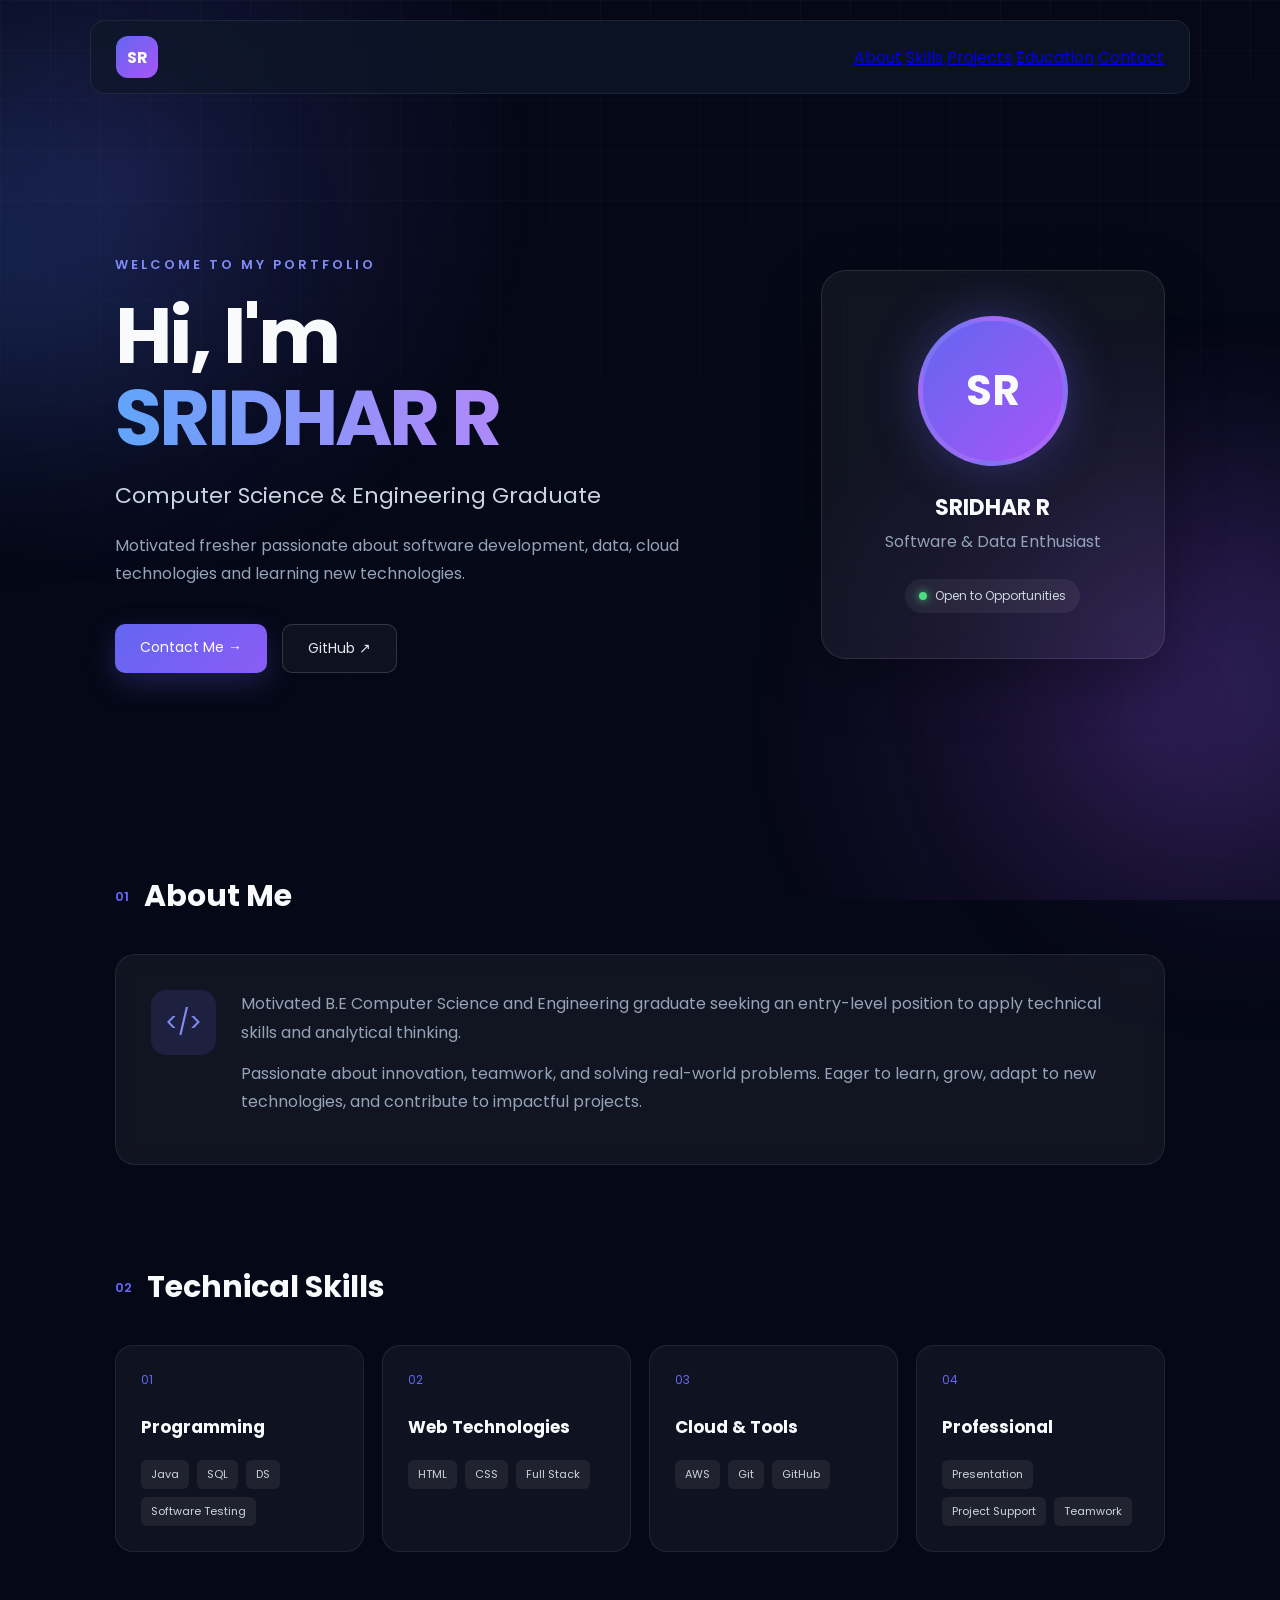
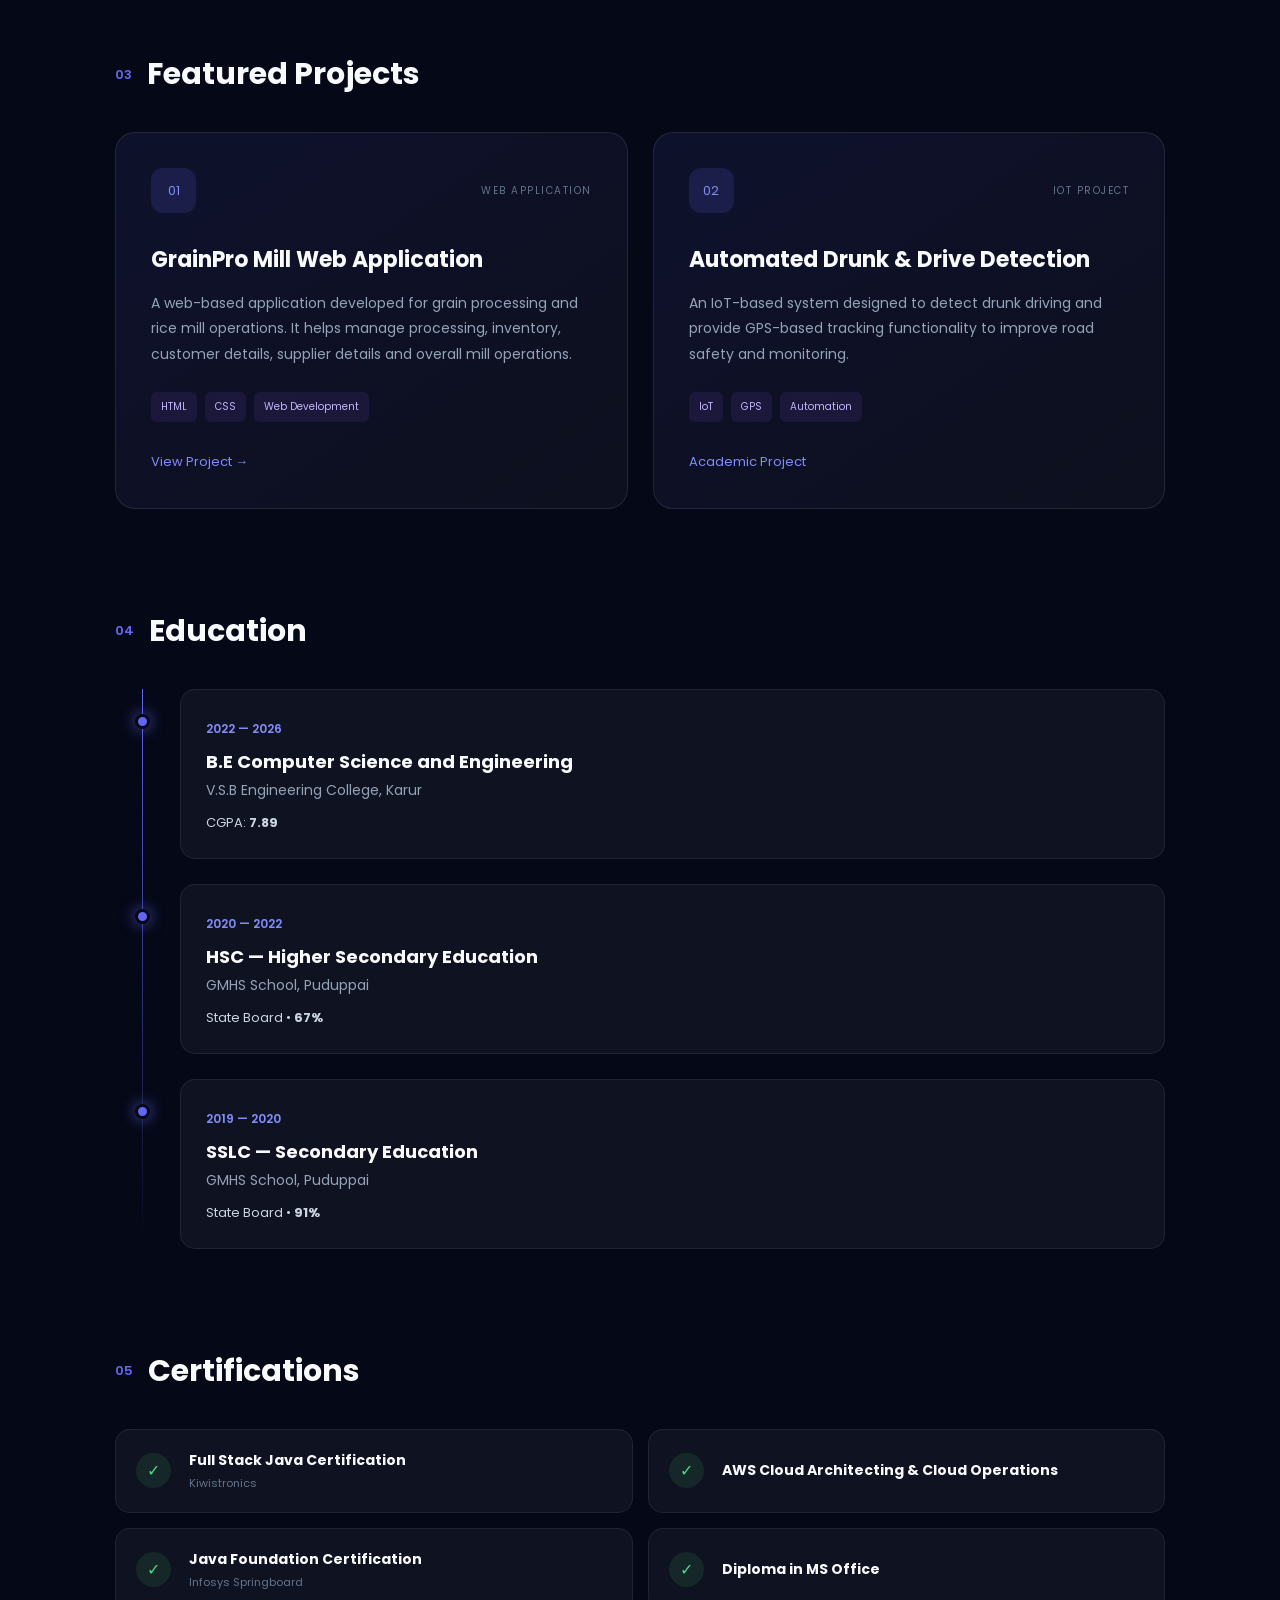
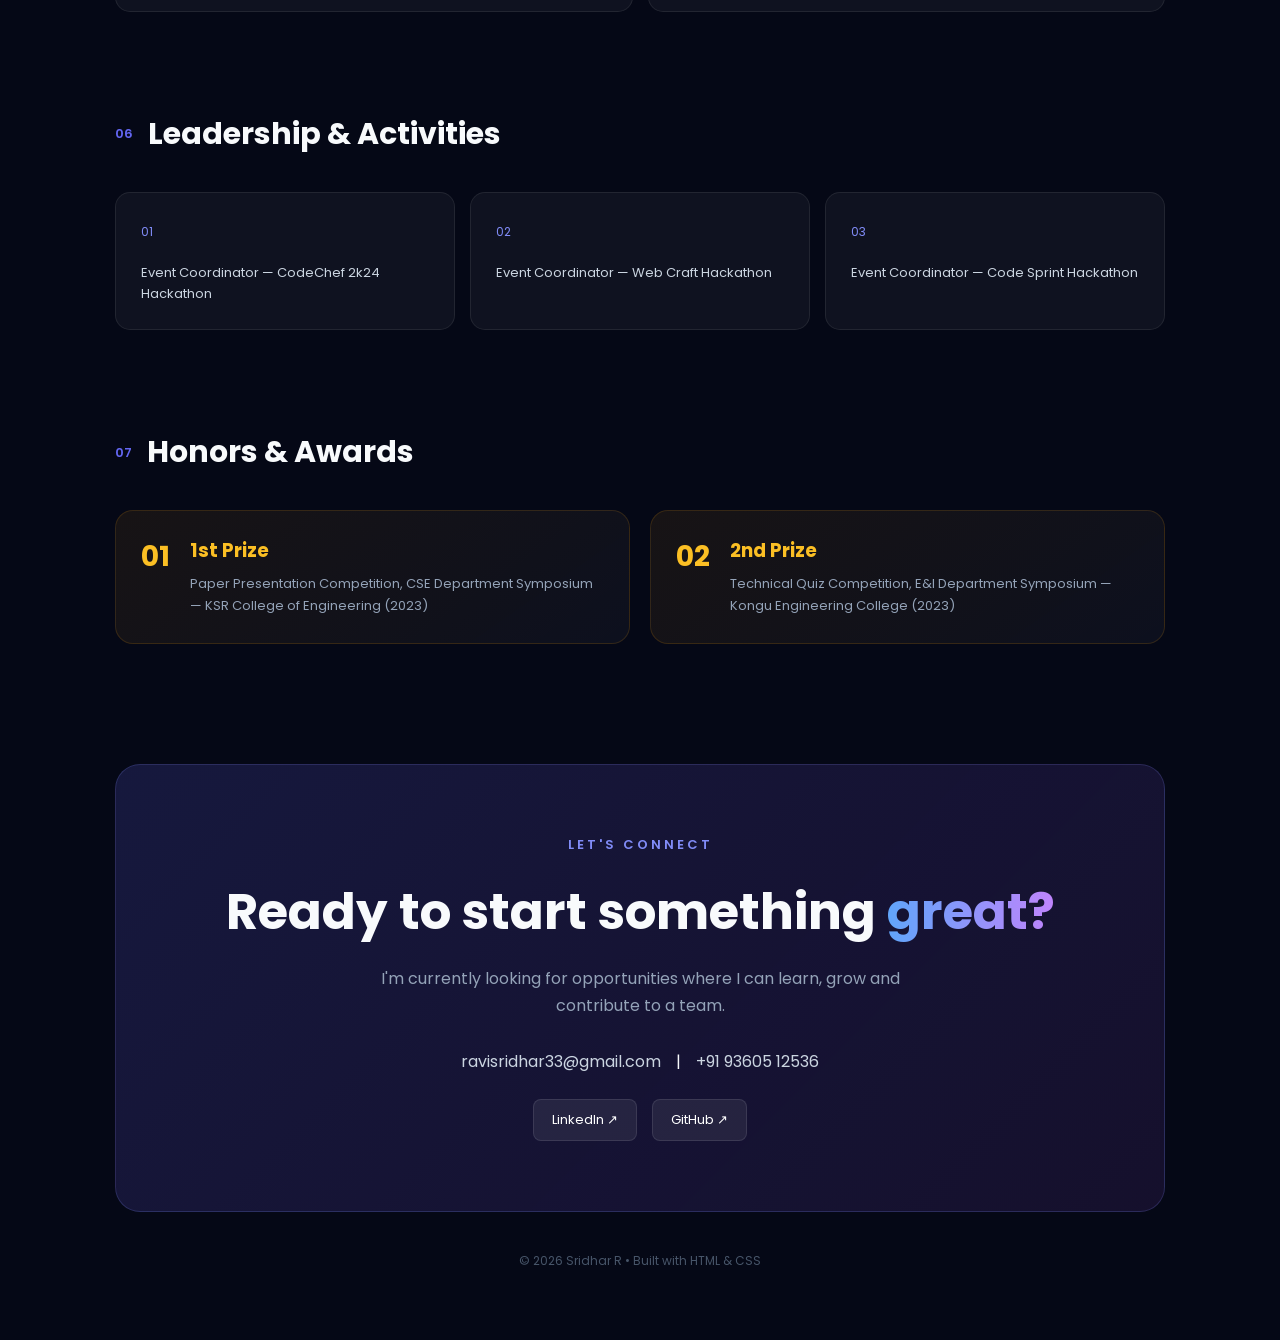
<file: index.html>
<!DOCTYPE html>
<html lang="en">
<head>
    <meta charset="UTF-8">
    <meta name="viewport" content="width=device-width, initial-scale=1.0">
    <title>Sridhar R | Software Developer Portfolio</title>
    <link rel="stylesheet" href="style.css">
    <link rel="preconnect" href="https://fonts.googleapis.com">
    <link rel="preconnect" href="https://fonts.gstatic.com" crossorigin>
    <link
        href="https://fonts.googleapis.com/css2?family=Young+Serif&family=Poppins:wght@300;400;500;600;700&display=swap"
        rel="stylesheet">
</head>
<body>
    <div class="background-circle circle-one"></div>
    <div class="background-circle circle-two"></div>
    <nav class="navbar">
        <div class="nav-logo">SR</div>
        <div class="nav-links">
            <a href="#about">About</a>
            <a href="#skills">Skills</a>
            <a href="#projects">Projects</a>
            <a href="#education">Education</a>
            <a href="#contact">Contact</a>
        </div>
    </nav>
    <div class="container">
        <section class="hero">
            <div class="hero-content">
                <p class="hero-small">WELCOME TO MY PORTFOLIO</p>
                <h1>
                    Hi, I'm <span>SRIDHAR R</span>
                </h1>
                <h2>
                    Computer Science & Engineering Graduate
                </h2>
                <p class="hero-description">
                    Motivated fresher passionate about software development,
                    data, cloud technologies and learning new technologies.
                </p>
                <div class="hero-buttons">
                    <a href="contact.html" class="primary-btn">
                        Contact Me →
                    </a>
                    <a href="https://github.com/Sridhar1408"
                        target="_blank"
                        class="secondary-btn">
                        GitHub ↗
                    </a>
                </div>
            </div>
            <div class="hero-card">
                <div class="profile-circle">
                    SR
                </div>
                <h3>SRIDHAR R</h3>
                <p>Software & Data Enthusiast</p>
                <div class="availability">
                    <span></span>
                    Open to Opportunities
                </div>
            </div>
        </section>
        <section class="section" id="about">
            <div class="section-heading">
                <span>01</span>
                <h2>About Me</h2>
            </div>
            <div class="about-card">
                <div class="about-icon">
                    &lt;/&gt;
                </div>
                <div>
                    <p>
                        Motivated B.E Computer Science and Engineering graduate
                        seeking an entry-level position to apply technical
                        skills and analytical thinking.
                    </p>
                    <p>
                        Passionate about innovation, teamwork, and solving
                        real-world problems. Eager to learn, grow, adapt to
                        new technologies, and contribute to impactful projects.
                    </p>
                </div>
            </div>
        </section>
        <section class="section" id="skills">
            <div class="section-heading">
                <span>02</span>
                <h2>Technical Skills</h2>
            </div>
            <div class="skills-grid">
                <div class="skill-card">
                    <div class="skill-number">01</div>
                    <h3>Programming</h3>
                    <div class="skill-tags">
                        <span>Java</span>
                        <span>SQL</span>
                        <span>DS</span>
                        <span>Software Testing</span>
                    </div>
                </div>
                <div class="skill-card">
                    <div class="skill-number">02</div>
                    <h3>Web Technologies</h3>
                    <div class="skill-tags">
                        <span>HTML</span>
                        <span>CSS</span>
                        <span>Full Stack</span>
                    </div>
                </div>
                <div class="skill-card">
                    <div class="skill-number">03</div>
                    <h3>Cloud & Tools</h3>
                    <div class="skill-tags">
                        <span>AWS</span>
                        <span>Git</span>
                        <span>GitHub</span>
                    </div>
                </div>
                <div class="skill-card">
                    <div class="skill-number">04</div>
                    <h3>Professional</h3>
                    <div class="skill-tags">
                        <span>Presentation</span>
                        <span>Project Support</span>
                        <span>Teamwork</span>
                    </div>
                </div>
            </div>
        </section>
        <section class="section" id="projects">
            <div class="section-heading">
                <span>03</span>
                <h2>Featured Projects</h2>
            </div>
            <div class="projects-grid">
                <div class="project-card">
                    <div class="project-top">
                        <span class="project-icon">01</span>
                        <span class="project-type">WEB APPLICATION</span>
                    </div>
                    <h3>GrainPro Mill Web Application</h3>
                    <p>
                        A web-based application developed for grain processing
                        and rice mill operations. It helps manage processing,
                        inventory, customer details, supplier details and
                        overall mill operations.
                    </p>
                    <div class="project-tech">
                        <span>HTML</span>
                        <span>CSS</span>
                        <span>Web Development</span>
                    </div>
                    <a href="https://grainpromill.netlify.app"
                        target="_blank"
                        class="project-link">
                        View Project →
                    </a>
                </div>
                <div class="project-card">
                    <div class="project-top">
                        <span class="project-icon">02</span>
                        <span class="project-type">IOT PROJECT</span>
                    </div>
                    <h3>Automated Drunk & Drive Detection</h3>
                    <p>
                        An IoT-based system designed to detect drunk driving
                        and provide GPS-based tracking functionality to
                        improve road safety and monitoring.
                    </p>
                    <div class="project-tech">
                        <span>IoT</span>
                        <span>GPS</span>
                        <span>Automation</span>
                    </div>
                    <a href="#" class="project-link">
                        Academic Project
                    </a>
                </div>
            </div>
        </section>
        <section class="section" id="education">
            <div class="section-heading">
                <span>04</span>
                <h2>Education</h2>
            </div>
            <div class="timeline">
                <div class="timeline-item">
                    <div class="timeline-dot"></div>
                    <div class="timeline-card">
                        <span class="timeline-year">2022 — 2026</span>
                        <h3>B.E Computer Science and Engineering</h3>
                        <h4>V.S.B Engineering College, Karur</h4>
                        <p>CGPA: <strong>7.89</strong></p>
                    </div>
                </div>
                <div class="timeline-item">
                    <div class="timeline-dot"></div>
                    <div class="timeline-card">
                        <span class="timeline-year">2020 — 2022</span>
                        <h3>HSC — Higher Secondary Education</h3>
                        <h4>GMHS School, Puduppai</h4>
                        <p>State Board • <strong>67%</strong></p>
                    </div>
                </div>
                <div class="timeline-item">
                    <div class="timeline-dot"></div>
                    <div class="timeline-card">
                        <span class="timeline-year">2019 — 2020</span>
                        <h3>SSLC — Secondary Education</h3>
                        <h4>GMHS School, Puduppai</h4>
                        <p>State Board • <strong>91%</strong></p>
                    </div>
                </div>
            </div>
        </section>
        <section class="section">
            <div class="section-heading">
                <span>05</span>
                <h2>Certifications</h2>
            </div>
            <div class="certification-grid">
                <div class="cert-card">
                    <span>✓</span>
                    <div>
                        <h3>Full Stack Java Certification</h3>
                        <p>Kiwistronics</p>
                    </div>
                </div>
                <div class="cert-card">
                    <span>✓</span>
                    <div>
                        <h3>AWS Cloud Architecting & Cloud Operations</h3>
                    </div>
                </div>
                <div class="cert-card">
                    <span>✓</span>
                    <div>
                        <h3>Java Foundation Certification</h3>
                        <p>Infosys Springboard</p>
                    </div>
                </div>
                <div class="cert-card">
                    <span>✓</span>
                    <div>
                        <h3>Diploma in MS Office</h3>
                    </div>
                </div>
            </div>
        </section>
        <section class="section">
            <div class="section-heading">
                <span>06</span>
                <h2>Leadership & Activities</h2>
            </div>
            <div class="activity-grid">
                <div class="activity-card">
                    <span>01</span>
                    <p>Event Coordinator — CodeChef 2k24 Hackathon</p>
                </div>
                <div class="activity-card">
                    <span>02</span>
                    <p>Event Coordinator — Web Craft Hackathon</p>
                </div>
                <div class="activity-card">
                    <span>03</span>
                    <p>Event Coordinator — Code Sprint Hackathon</p>
                </div>
            </div>
        </section>
        <section class="section">
            <div class="section-heading">
                <span>07</span>
                <h2>Honors & Awards</h2>
            </div>
            <div class="awards-grid">
                <div class="award-card">
                    <div class="award-number">01</div>
                    <div>
                        <h3>1st Prize</h3>
                        <p>
                            Paper Presentation Competition,
                            CSE Department Symposium —
                            KSR College of Engineering (2023)
                        </p>
                    </div>
                </div>
                <div class="award-card">
                    <div class="award-number">02</div>
                    <div>
                        <h3>2nd Prize</h3>
                        <p>
                            Technical Quiz Competition,
                            E&I Department Symposium —
                            Kongu Engineering College (2023)
                        </p>
                    </div>
                </div>

            </div>
        </section>
        <section class="contact-section" id="contact">
            <p class="hero-small">LET'S CONNECT</p>
            <h2>Ready to start something <span>great?</span></h2>
            <p>
                I'm currently looking for opportunities where I can learn,
                grow and contribute to a team.
            </p>
            <div class="contact-details">
                <a href="mailto:ravisridhar33@gmail.com">
                    ravisridhar33@gmail.com
                </a>
                <span>|</span>
                <a href="tel:+919360512536">
                    +91 93605 12536
                </a>
            </div>
            <div class="social-links">
                <a href="https://www.linkedin.com/in/sridhar-r-84a121280"
                    target="_blank">
                    LinkedIn ↗
                </a>
                <a href="https://github.com/Sridhar1408"
                    target="_blank">
                    GitHub ↗
                </a>
            </div>
        </section>
        <footer>
            <p>© 2026 Sridhar R • Built with HTML & CSS</p>
        </footer>
    </div>
</body>
</html>
</file>
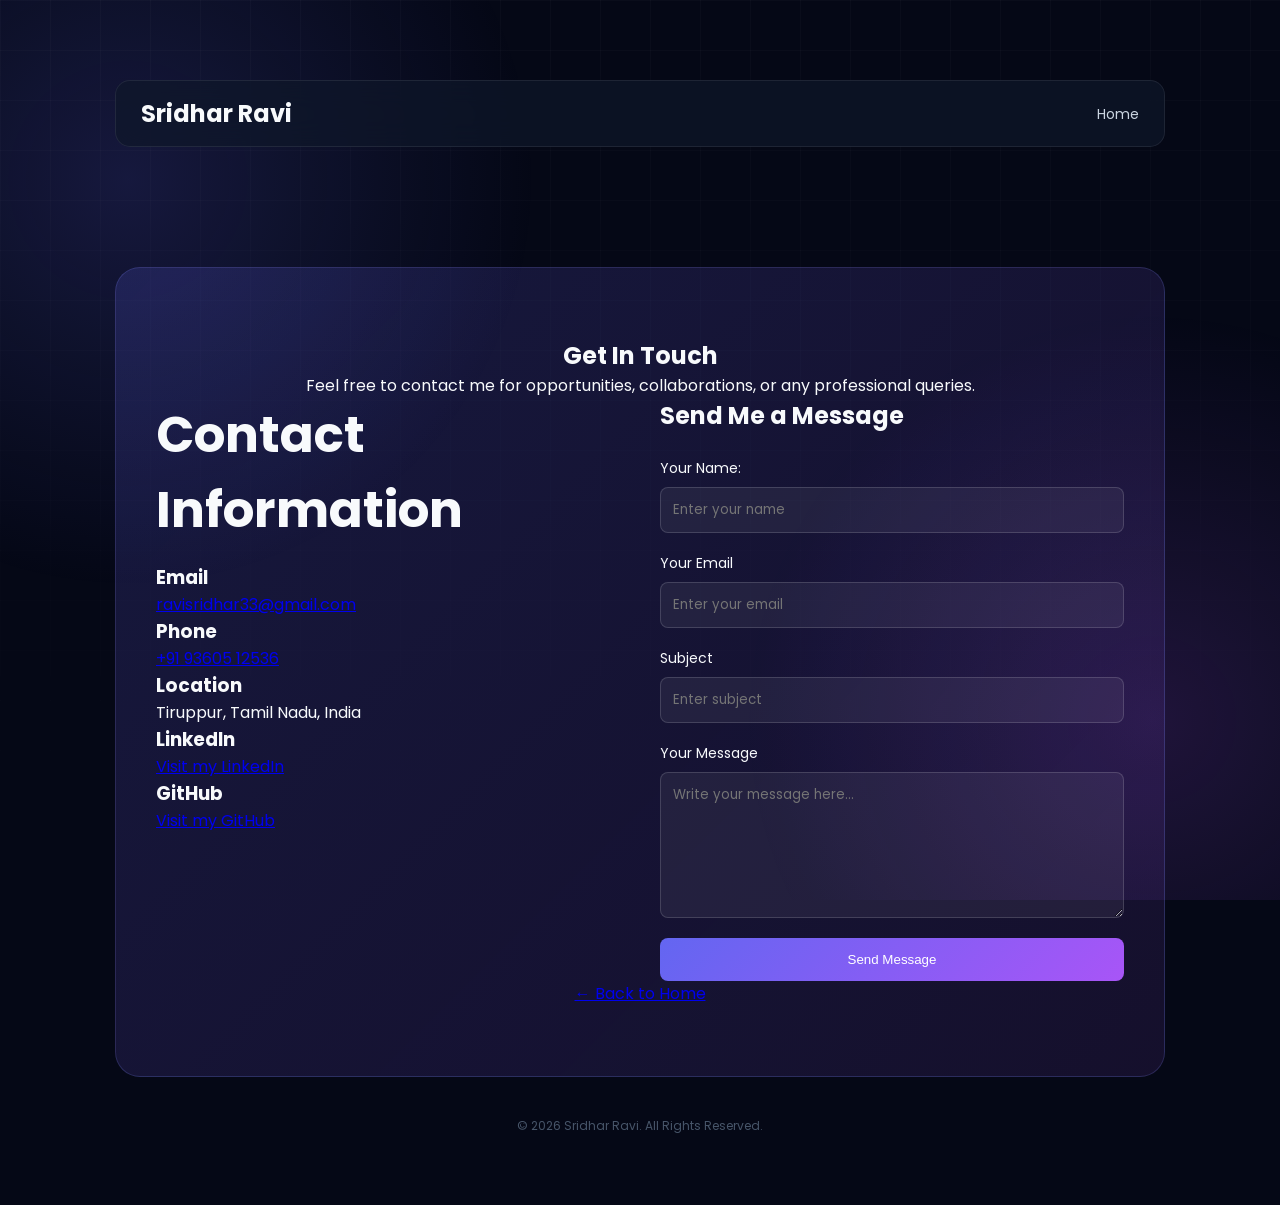
<file: contact.html>
<!DOCTYPE html>
<html lang="en">
<head>
    <meta charset="UTF-8">
    <meta name="viewport" content="width=device-width, initial-scale=1.0">
    <title>Contact | Sridhar Ravi</title>
    <link rel="stylesheet" href="style.css">
    <link rel="preconnect" href="https://fonts.googleapis.com">
    <link rel="preconnect" href="https://fonts.gstatic.com" crossorigin>
    <link href="https://fonts.googleapis.com/css2?family=Poppins:wght@300;400;500;600;700&family=Young+Serif&display=swap" rel="stylesheet">
</head>
<body>
    <div class="container">
        <!-- Navigation Bar -->
        <nav class="navbar">
    <h1 class="navbar__name">Sridhar Ravi</h1>
    <ul class="navbar__links">
        <li><a href="index.html">Home</a></li>
    </ul>
</nav>
        <!-- Contact Section -->
        <section class="contact-section">

            <div class="contact-heading">
                <h1>Get In Touch</h1>
                <p>
                    Feel free to contact me for opportunities, collaborations,
                    or any professional queries.
                </p>
            </div>
            <div class="contact-content">
                <!-- Contact Information -->
                <div class="contact-info">
                    <h2>Contact Information</h2>
                    <div class="contact-item">
                        <h3>Email</h3>
                        <p>
                            <a href="mailto:ravisridhar33@gmail.com">
                                ravisridhar33@gmail.com
                            </a>
                        </p>
                    </div>
                    <div class="contact-item">
                        <h3>Phone</h3>
                        <p>
                            <a href="tel:+919360512536">
                                +91 93605 12536
                            </a>
                        </p>
                    </div>
                    <div class="contact-item">
                        <h3>Location</h3>
                        <p>Tiruppur, Tamil Nadu, India</p>
                    </div>
                    <div class="contact-item">
                        <h3>LinkedIn</h3>
                        <p>
                            <a href="https://www.linkedin.com/in/sridhar-r-84a121280"
                               target="_blank">
                                Visit my LinkedIn
                            </a>
                        </p>
                    </div>

                    <div class="contact-item">
                        <h3>GitHub</h3>
                        <p>
                            <a href="https://github.com/Sridhar1408"
                               target="_blank">
                                Visit my GitHub
                            </a>
                        </p>
                    </div>
                </div>
                <!-- Contact Form -->
                <div class="contact-form">
                    <h2>Send Me a Message</h2>
                    <form action="#" method="post">
                        <div class="form-group">
                            <label for="name">Your Name: </label>
                            <input
                                type="text"
                                id="name"
                                name="name"
                                placeholder="Enter your name"
                                required
                            >
                        </div>
                        <div class="form-group">
                            <label for="email">Your Email</label>
                            <input
                                type="email"
                                id="email"
                                name="email"
                                placeholder="Enter your email"
                                required
                            >
                        </div>
                        <div class="form-group">
                            <label for="subject">Subject</label>
                            <input
                                type="text"
                                id="subject"
                                name="subject"
                                placeholder="Enter subject"
                                required
                            >
                        </div>
                        <div class="form-group">
                            <label for="message">Your Message</label>
                            <textarea
                                id="message"
                                name="message"
                                rows="6"
                                placeholder="Write your message here..."
                                required
                            ></textarea>
                        </div>
                        <button type="submit">Send Message</button>
                    </form>
                </div>
            </div>
            <!-- Back to Home -->
            <div class="back-home">
                <a href="index.html">← Back to Home</a>
            </div>
        </section>
        <!-- Footer -->
        <footer class="footer">
            <p>© 2026 Sridhar Ravi. All Rights Reserved.</p>
        </footer>
    </div>
</body>
</html>
</file>
<file: style.css>
* {
    margin: 0;
    padding: 0;
    box-sizing: border-box;
}

html {
    scroll-behavior: smooth;
}

body {
    font-family: "Poppins", sans-serif;
    background: #050816;
    color: #f8fafc;
    min-height: 100vh;
    overflow-x: hidden;
}


body::before {
    content: "";
    position: fixed;
    inset: 0;
    z-index: -3;

    background:
        radial-gradient(
            circle at 10% 20%,
            rgba(99, 102, 241, 0.18),
            transparent 30%
        ),
        radial-gradient(
            circle at 90% 80%,
            rgba(168, 85, 247, 0.16),
            transparent 30%
        );
}

body::after {
    content: "";
    position: fixed;
    inset: 0;
    z-index: -2;

    background-image:
        linear-gradient(
            rgba(255, 255, 255, 0.025) 1px,
            transparent 1px
        ),
        linear-gradient(
            90deg,
            rgba(255, 255, 255, 0.025) 1px,
            transparent 1px
        );

    background-size: 50px 50px;
    mask-image: linear-gradient(to bottom, black, transparent);
}

.background-circle {
    position: fixed;
    border-radius: 50%;
    filter: blur(100px);
    z-index: -1;
    pointer-events: none;
}

.circle-one {
    width: 300px;
    height: 300px;
    top: 100px;
    left: -150px;
    background: rgba(59, 130, 246, 0.18);
}

.circle-two {
    width: 350px;
    height: 350px;
    bottom: 50px;
    right: -150px;
    background: rgba(139, 92, 246, 0.18);
}


.navbar {
    width: 100%;
    max-width: 1100px;
    margin: 20px auto 0;

    padding: 15px 25px;

    display: flex;
    justify-content: space-between;
    align-items: center;

    background: rgba(15, 23, 42, 0.7);

    border: 1px solid rgba(255, 255, 255, 0.08);

    border-radius: 15px;

    backdrop-filter: blur(15px);

    position: sticky;
    top: 15px;
    z-index: 100;
}

.nav-logo {
    width: 42px;
    height: 42px;

    display: flex;
    align-items: center;
    justify-content: center;

    border-radius: 12px;

    background: linear-gradient(
        135deg,
        #6366f1,
        #a855f7
    );

    font-weight: 700;
}

.navbar__links {
    display: flex;
    gap: 28px;
    list-style: none;
}

.navbar__links a {
    color: #cbd5e1;
    text-decoration: none;
    font-size: 14px;
    transition: 0.3s;
}

.navbar__links a:hover {
    color: white;
}


/* ================= MAIN ================= */

.container {
    width: 100%;
    max-width: 1100px;
    margin: auto;
    padding: 60px 25px;
}


/* ================= HERO ================= */

.hero {
    min-height: 620px;

    display: grid;
    grid-template-columns: 1.5fr 0.8fr;

    align-items: center;
    gap: 60px;

    padding: 70px 0;
}

.hero-small {
    color: #818cf8;
    font-size: 13px;
    font-weight: 600;
    letter-spacing: 3px;
    margin-bottom: 20px;
}

.hero h1 {
    font-size: clamp(45px, 7vw, 78px);
    line-height: 1.05;
    font-weight: 700;
    letter-spacing: -3px;
}

.hero h1 span {
    display: block;

    background: linear-gradient(
        90deg,
        #60a5fa,
        #a78bfa,
        #c084fc
    );

    -webkit-background-clip: text;
    color: transparent;
}

.hero h2 {
    margin-top: 20px;

    font-size: 22px;
    font-weight: 400;

    color: #cbd5e1;
}

.hero-description {
    max-width: 650px;

    margin-top: 20px;

    color: #94a3b8;

    line-height: 1.8;

    font-size: 16px;
}

.hero-buttons {
    display: flex;
    gap: 15px;
    margin-top: 35px;
}

.primary-btn,
.secondary-btn {
    padding: 13px 25px;

    border-radius: 10px;

    text-decoration: none;

    font-size: 14px;

    transition: 0.3s;
}

.primary-btn {
    background: linear-gradient(
        135deg,
        #6366f1,
        #8b5cf6
    );

    color: white;

    box-shadow:
        0 10px 30px rgba(99, 102, 241, 0.25);
}

.primary-btn:hover {
    transform: translateY(-4px);

    box-shadow:
        0 15px 40px rgba(99, 102, 241, 0.4);
}

.secondary-btn {
    color: #e2e8f0;

    border: 1px solid rgba(255, 255, 255, 0.15);

    background: rgba(255, 255, 255, 0.04);
}

.secondary-btn:hover {
    background: rgba(255, 255, 255, 0.1);

    transform: translateY(-4px);
}


/* ================= HERO CARD ================= */

.hero-card {
    padding: 45px 30px;

    text-align: center;

    background: rgba(255, 255, 255, 0.05);

    border: 1px solid rgba(255, 255, 255, 0.1);

    border-radius: 25px;

    backdrop-filter: blur(15px);

    box-shadow:
        0 20px 60px rgba(0, 0, 0, 0.3);
}

.profile-circle {
    width: 150px;
    height: 150px;

    margin: auto;

    display: flex;
    align-items: center;
    justify-content: center;

    border-radius: 50%;

    font-size: 42px;
    font-weight: 700;

    background:
        linear-gradient(
            135deg,
            #6366f1,
            #a855f7
        );

    border: 5px solid rgba(255, 255, 255, 0.1);

    box-shadow:
        0 0 50px rgba(99, 102, 241, 0.35);
}

.hero-card h3 {
    margin-top: 25px;
    font-size: 22px;
}

.hero-card > p {
    margin-top: 5px;
    color: #94a3b8;
}

.availability {
    margin-top: 25px;

    display: inline-flex;

    align-items: center;

    gap: 8px;

    padding: 8px 14px;

    border-radius: 30px;

    font-size: 12px;

    color: #cbd5e1;

    background: rgba(255, 255, 255, 0.06);
}

.availability span {
    width: 8px;
    height: 8px;

    border-radius: 50%;

    background: #4ade80;

    box-shadow: 0 0 10px #4ade80;
}


/* ================= SECTIONS ================= */

.section {
    margin-top: 100px;
}

.section-heading {
    display: flex;
    align-items: center;
    gap: 15px;

    margin-bottom: 35px;
}

.section-heading span {
    color: #6366f1;
    font-size: 13px;
    font-weight: 600;
}

.section-heading h2 {
    font-size: 30px;
}


/* ================= ABOUT ================= */

.about-card {
    display: flex;
    gap: 25px;

    padding: 35px;

    border-radius: 20px;

    background: rgba(255, 255, 255, 0.05);

    border: 1px solid rgba(255, 255, 255, 0.08);

    backdrop-filter: blur(10px);
}

.about-icon {
    min-width: 65px;
    height: 65px;

    display: flex;
    align-items: center;
    justify-content: center;

    border-radius: 15px;

    font-size: 24px;

    background: rgba(99, 102, 241, 0.15);

    color: #818cf8;
}

.about-card p {
    color: #94a3b8;
    line-height: 1.8;

    margin-bottom: 12px;
}


/* ================= SKILLS ================= */

.skills-grid {
    display: grid;

    grid-template-columns:
        repeat(4, 1fr);

    gap: 18px;
}

.skill-card {
    padding: 25px;

    min-height: 200px;

    border-radius: 18px;

    background: rgba(255, 255, 255, 0.045);

    border: 1px solid rgba(255, 255, 255, 0.08);

    transition: 0.3s;
}

.skill-card:hover {
    transform: translateY(-8px);

    border-color: rgba(129, 140, 248, 0.5);

    background: rgba(99, 102, 241, 0.08);
}

.skill-number {
    color: #6366f1;
    font-size: 12px;
    margin-bottom: 25px;
}

.skill-card h3 {
    font-size: 17px;
    margin-bottom: 20px;
}

.skill-tags {
    display: flex;
    flex-wrap: wrap;
    gap: 8px;
}

.skill-tags span {
    padding: 6px 10px;

    border-radius: 6px;

    font-size: 11px;

    color: #cbd5e1;

    background: rgba(255, 255, 255, 0.07);
}


/* ================= PROJECTS ================= */

.projects-grid {
    display: grid;

    grid-template-columns:
        repeat(2, 1fr);

    gap: 25px;
}

.project-card {
    padding: 35px;

    border-radius: 20px;

    background:
        linear-gradient(
            145deg,
            rgba(99, 102, 241, 0.10),
            rgba(255, 255, 255, 0.035)
        );

    border: 1px solid rgba(255, 255, 255, 0.09);

    transition: 0.35s;
}

.project-card:hover {
    transform: translateY(-8px);

    border-color: rgba(139, 92, 246, 0.5);

    box-shadow:
        0 20px 50px rgba(0, 0, 0, 0.25);
}

.project-top {
    display: flex;

    justify-content: space-between;

    align-items: center;

    margin-bottom: 30px;
}

.project-icon {
    width: 45px;
    height: 45px;

    display: flex;
    align-items: center;
    justify-content: center;

    border-radius: 12px;

    background: rgba(99, 102, 241, 0.15);

    color: #818cf8;

    font-size: 13px;
}

.project-type {
    color: #64748b;

    font-size: 10px;

    letter-spacing: 1.5px;
}

.project-card h3 {
    font-size: 22px;
    margin-bottom: 15px;
}

.project-card p {
    color: #94a3b8;

    line-height: 1.8;

    font-size: 14px;
}

.project-tech {
    display: flex;
    flex-wrap: wrap;

    gap: 8px;

    margin-top: 25px;
}

.project-tech span {
    padding: 7px 10px;

    border-radius: 6px;

    font-size: 10px;

    color: #c4b5fd;

    background: rgba(139, 92, 246, 0.1);
}

.project-link {
    display: inline-block;

    margin-top: 30px;

    color: #818cf8;

    text-decoration: none;

    font-size: 13px;

    transition: 0.3s;
}

.project-link:hover {
    color: white;

    transform: translateX(5px);
}


/* ================= EDUCATION ================= */

.timeline {
    position: relative;

    margin-left: 20px;
}

.timeline::before {
    content: "";

    position: absolute;

    left: 7px;
    top: 0;
    bottom: 0;

    width: 1px;

    background:
        linear-gradient(
            to bottom,
            #6366f1,
            rgba(99, 102, 241, 0)
        );
}

.timeline-item {
    position: relative;

    padding-left: 45px;

    margin-bottom: 25px;
}

.timeline-dot {
    position: absolute;

    left: 0;
    top: 25px;

    width: 15px;
    height: 15px;

    border-radius: 50%;

    background: #6366f1;

    border: 3px solid #050816;

    box-shadow:
        0 0 15px rgba(99, 102, 241, 0.8);
}

.timeline-card {
    padding: 25px;

    border-radius: 15px;

    background: rgba(255, 255, 255, 0.045);

    border: 1px solid rgba(255, 255, 255, 0.08);
}

.timeline-year {
    color: #818cf8;

    font-size: 12px;

    font-weight: 600;
}

.timeline-card h3 {
    margin-top: 8px;

    font-size: 18px;
}

.timeline-card h4 {
    margin-top: 5px;

    color: #94a3b8;

    font-weight: 400;

    font-size: 14px;
}

.timeline-card p {
    margin-top: 12px;

    color: #cbd5e1;

    font-size: 13px;
}


/* ================= CERTIFICATIONS ================= */

.certification-grid {
    display: grid;

    grid-template-columns:
        repeat(2, 1fr);

    gap: 15px;
}

.cert-card {
    display: flex;

    align-items: center;

    gap: 18px;

    padding: 20px;

    border-radius: 15px;

    background: rgba(255, 255, 255, 0.045);

    border: 1px solid rgba(255, 255, 255, 0.08);

    transition: 0.3s;
}

.cert-card:hover {
    transform: translateX(6px);

    border-color: rgba(74, 222, 128, 0.3);
}

.cert-card > span {
    width: 35px;
    height: 35px;

    display: flex;

    align-items: center;
    justify-content: center;

    border-radius: 50%;

    color: #4ade80;

    background: rgba(74, 222, 128, 0.1);
}

.cert-card h3 {
    font-size: 14px;
}

.cert-card p {
    color: #64748b;

    font-size: 11px;

    margin-top: 4px;
}


/* ================= ACTIVITIES ================= */

.activity-grid {
    display: grid;

    grid-template-columns:
        repeat(3, 1fr);

    gap: 15px;
}

.activity-card {
    padding: 25px;

    border-radius: 15px;

    background: rgba(255, 255, 255, 0.045);

    border: 1px solid rgba(255, 255, 255, 0.08);

    transition: 0.3s;
}

.activity-card:hover {
    transform: translateY(-5px);
}

.activity-card span {
    color: #818cf8;

    font-size: 12px;
}

.activity-card p {
    margin-top: 20px;

    color: #cbd5e1;

    line-height: 1.6;

    font-size: 13px;
}


/* ================= AWARDS ================= */

.awards-grid {
    display: grid;

    grid-template-columns:
        repeat(2, 1fr);

    gap: 20px;
}

.award-card {
    display: flex;

    gap: 20px;

    padding: 25px;

    border-radius: 18px;

    background:
        linear-gradient(
            145deg,
            rgba(245, 158, 11, 0.08),
            rgba(255, 255, 255, 0.035)
        );

    border: 1px solid rgba(245, 158, 11, 0.15);
}

.award-number {
    font-size: 28px;

    font-weight: 700;

    color: #fbbf24;
}

.award-card h3 {
    color: #fbbf24;

    margin-bottom: 8px;
}

.award-card p {
    color: #94a3b8;

    font-size: 13px;

    line-height: 1.7;
}


/* ================= CONTACT ================= */

.contact-section {
    margin-top: 120px;

    padding: 70px 40px;

    text-align: center;

    border-radius: 25px;

    background:
        linear-gradient(
            135deg,
            rgba(99, 102, 241, 0.18),
            rgba(168, 85, 247, 0.10)
        );

    border: 1px solid rgba(129, 140, 248, 0.2);
}

.contact-section h2 {
    font-size: clamp(30px, 5vw, 50px);

    margin-bottom: 15px;
}

.contact-section h2 span {
    background:
        linear-gradient(
            90deg,
            #60a5fa,
            #c084fc
        );

    -webkit-background-clip: text;

    color: transparent;
}

.contact-section > p:not(.hero-small) {
    color: #94a3b8;

    max-width: 600px;

    margin: auto;

    line-height: 1.7;
}

.contact-details {
    display: flex;

    justify-content: center;

    gap: 15px;

    margin-top: 30px;

    flex-wrap: wrap;
}

.contact-details a {
    color: #cbd5e1;

    text-decoration: none;

    transition: 0.3s;
}

.contact-details a:hover {
    color: #818cf8;
}

.social-links {
    display: flex;

    justify-content: center;

    gap: 15px;

    margin-top: 25px;
}

.social-links a {
    padding: 10px 18px;

    border-radius: 8px;

    color: white;

    text-decoration: none;

    background: rgba(255, 255, 255, 0.07);

    border: 1px solid rgba(255, 255, 255, 0.1);

    font-size: 13px;

    transition: 0.3s;
}

.social-links a:hover {
    background: rgba(255, 255, 255, 0.14);

    transform: translateY(-3px);
}


/* ================= FOOTER ================= */

footer {
    text-align: center;

    padding: 40px 0 10px;

    color: #475569;

    font-size: 12px;
}


/* ================= RESPONSIVE ================= */

@media (max-width: 900px) {

    .hero {
        grid-template-columns: 1fr;
        text-align: center;
    }

    .hero-description {
        margin-left: auto;
        margin-right: auto;
    }

    .hero-buttons {
        justify-content: center;
    }

    .skills-grid {
        grid-template-columns:
            repeat(2, 1fr);
    }

    .activity-grid {
        grid-template-columns:
            repeat(2, 1fr);
    }
}


@media (max-width: 650px) {

    .navbar {
        margin: 10px 15px 0;
    }

    .nav-links {
        display: none;
    }

    .container {
        padding: 30px 15px;
    }

    .hero {
        padding-top: 60px;
    }

    .hero h1 {
        font-size: 48px;
    }

    .hero h2 {
        font-size: 18px;
    }

    .hero-buttons {
        flex-direction: column;
    }

    .primary-btn,
    .secondary-btn {
        text-align: center;
    }

    .skills-grid,
    .projects-grid,
    .certification-grid,
    .activity-grid,
    .awards-grid {
        grid-template-columns: 1fr;
    }

    .about-card {
        flex-direction: column;
    }

    .section {
        margin-top: 70px;
    }

    .contact-section {
        padding: 50px 20px;
    }

    .contact-details {
        flex-direction: column;
    }
}

/* ================= CONTACT FORM ALIGNMENT FIX ================= */

.contact-content {
    display: grid;
    grid-template-columns: 1fr 1fr;
    gap: 40px;
    text-align: left;
    align-items: start;
}

.contact-info,
.contact-form {
    width: 100%;
    text-align: left;
}

.contact-form h2 {
    font-size: 24px;
    margin-bottom: 25px;
}

.contact-form form {
    display: flex;
    flex-direction: column;
    gap: 20px;
    width: 100%;
}

.form-group {
    display: flex;
    flex-direction: column;
    width: 100%;
}

.form-group label {
    margin-bottom: 8px;
    font-size: 14px;
}

.form-group input,
.form-group textarea {
    width: 100%;
    box-sizing: border-box;
    padding: 14px;
    border: 1px solid rgba(255,255,255,0.15);
    border-radius: 8px;
    background: rgba(255,255,255,0.06);
    color: white;
    font-family: "Poppins", sans-serif;
}

.contact-form button {
    width: 100%;
    padding: 14px;
    border: none;
    border-radius: 8px;
    background: linear-gradient(135deg, #6366f1, #a855f7);
    color: white;
    cursor: pointer;
}

@media (max-width: 650px) {
    .contact-content {
        grid-template-columns: 1fr;
    }
}

/* Contact Form Alignment */

.contact-form {
    text-align: left;
    width: 100%;
}

.contact-form form {
    display: flex;
    flex-direction: column;
    gap: 20px;
    width: 100%;
}

.form-group {
    display: flex;
    flex-direction: column;
    align-items: flex-start;
    width: 100%;
}

.form-group label {
    display: block;
    margin-bottom: 8px;
    text-align: left;
    width: 100%;
}

.form-group input,
.form-group textarea {
    display: block;
    width: 100%;
    box-sizing: border-box;
    padding: 12px;
}

.contact-form button {
    display: block;
    width: 100%;
}
</file>
